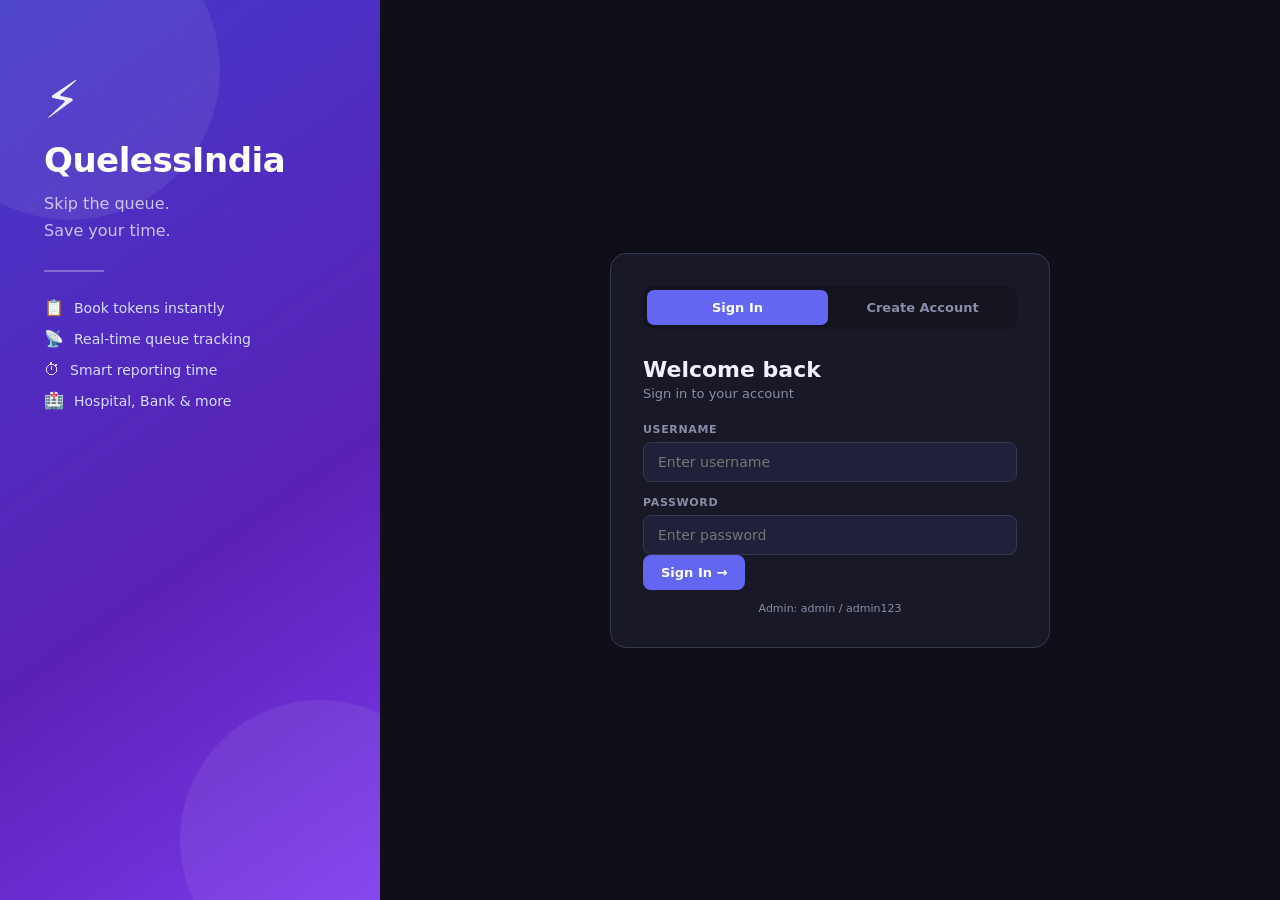
<file: index.html>
<!DOCTYPE html>
<html lang="en">
<head>
<meta charset="UTF-8"/>
<meta name="viewport" content="width=device-width, initial-scale=1.0"/>
<title>QuelessIndia — Login</title>
<link rel="stylesheet" href="style.css"/>
</head>
<body>
<div class="auth-wrap">
  <!-- Left Banner -->
  <div class="banner">
    <div class="banner-inner">
      <div class="logo">⚡</div>
      <h1>QuelessIndia</h1>
      <p class="tagline">Skip the queue.<br>Save your time.</p>
      <div class="divider"></div>
      <ul class="features">
        <li><span>📋</span> Book tokens instantly</li>
        <li><span>📡</span> Real-time queue tracking</li>
        <li><span>⏱</span> Smart reporting time</li>
        <li><span>🏥</span> Hospital, Bank &amp; more</li>
      </ul>
    </div>
    <div class="banner-circle c1"></div>
    <div class="banner-circle c2"></div>
  </div>

  <!-- Auth Card -->
  <div class="auth-side">
    <div class="auth-card">
      <!-- Tab Switcher -->
      <div class="tab-bar">
        <button class="tab-btn active" id="tab-login" onclick="switchTab('login')">Sign In</button>
        <button class="tab-btn" id="tab-register" onclick="switchTab('register')">Create Account</button>
      </div>

      <!-- Login Form -->
      <div id="form-login" class="auth-form">
        <h2>Welcome back</h2>
        <p class="sub">Sign in to your account</p>
        <div id="login-error" class="error-msg hidden"></div>
        <label>USERNAME</label>
        <input type="text" id="login-user" placeholder="Enter username" autocomplete="username"/>
        <label>PASSWORD</label>
        <input type="password" id="login-pass" placeholder="Enter password" autocomplete="current-password"/>
        <button class="btn-primary" onclick="doLogin()">Sign In →</button>
        <p class="hint">Admin: admin / admin123</p>
      </div>

      <!-- Register Form -->
      <div id="form-register" class="auth-form hidden">
        <h2>Create account</h2>
        <p class="sub">Join QuelessIndia for free</p>
        <div id="reg-error" class="error-msg hidden"></div>
        <div class="row2">
          <div>
            <label>FULL NAME</label>
            <input type="text" id="reg-name" placeholder="Full name"/>
          </div>
          <div>
            <label>EMAIL</label>
            <input type="email" id="reg-email" placeholder="you@email.com"/>
          </div>
        </div>
        <label>USERNAME</label>
        <input type="text" id="reg-user" placeholder="Choose a username"/>
        <div class="row2">
          <div>
            <label>PASSWORD</label>
            <input type="password" id="reg-pass" placeholder="Password"/>
          </div>
          <div>
            <label>CONFIRM PASSWORD</label>
            <input type="password" id="reg-confirm" placeholder="Confirm"/>
          </div>
        </div>
        <button class="btn-success" onclick="doRegister()">Create Account →</button>
      </div>
    </div>
  </div>
</div>

<script>
function switchTab(tab) {
  document.getElementById('form-login').classList.toggle('hidden', tab !== 'login');
  document.getElementById('form-register').classList.toggle('hidden', tab !== 'register');
  document.getElementById('tab-login').classList.toggle('active', tab === 'login');
  document.getElementById('tab-register').classList.toggle('active', tab === 'register');
}

async function doLogin() {
  const u = document.getElementById('login-user').value.trim();
  const p = document.getElementById('login-pass').value;
  const err = document.getElementById('login-error');
  if (!u || !p) { showErr(err, 'Please fill all fields'); return; }
  const res = await fetch('/api/login', {
    method: 'POST', headers: {'Content-Type':'application/json'},
    body: JSON.stringify({username: u, password: p})
  });
  const data = await res.json();
  if (data.success) {
    localStorage.setItem('userId',   data.userId);
    localStorage.setItem('userName', data.fullName);
    localStorage.setItem('role',     data.role);
    window.location.href = data.role === 'ADMIN' ? 'admin.html' : 'dashboard.html';
  } else {
    showErr(err, data.message || 'Invalid credentials');
  }
}

async function doRegister() {
  const name    = document.getElementById('reg-name').value.trim();
  const email   = document.getElementById('reg-email').value.trim();
  const user    = document.getElementById('reg-user').value.trim();
  const pass    = document.getElementById('reg-pass').value;
  const confirm = document.getElementById('reg-confirm').value;
  const err     = document.getElementById('reg-error');
  if (!name || !user || !pass) { showErr(err, 'Please fill all required fields'); return; }
  if (pass !== confirm)        { showErr(err, 'Passwords do not match'); return; }
  const res = await fetch('/api/register', {
    method: 'POST', headers: {'Content-Type':'application/json'},
    body: JSON.stringify({fullName: name, email, username: user, password: pass})
  });
  const data = await res.json();
  if (data.success) {
    alert('Account created! Please sign in.');
    switchTab('login');
  } else {
    showErr(err, data.message || 'Registration failed');
  }
}

function showErr(el, msg) {
  el.textContent = msg;
  el.classList.remove('hidden');
  setTimeout(() => el.classList.add('hidden'), 4000);
}
</script>
</body>
</html>
</file>
<file: style.css>
/* ===================== RESET & BASE ===================== */
*, *::before, *::after { box-sizing: border-box; margin: 0; padding: 0; }

:root {
  --primary:       #6366f1;
  --primary-dark:  #4338ca;
  --primary-light: #a5b4fc;
  --success:       #34d399;
  --danger:        #f87171;
  --warning:       #fbbf24;
  --bg:            #0f0f19;
  --surface:       #181826;
  --surface2:      #20203a;
  --border:        #37374f;
  --text:          #f0f0ff;
  --muted:         #8c8caa;
  --font:          'Segoe UI', system-ui, sans-serif;
}

body {
  background: var(--bg);
  color: var(--text);
  font-family: var(--font);
  min-height: 100vh;
  -webkit-font-smoothing: antialiased;
}

a { color: var(--primary-light); text-decoration: none; }
a:hover { text-decoration: underline; }

/* ===================== SCROLLBAR ===================== */
::-webkit-scrollbar { width: 6px; }
::-webkit-scrollbar-track { background: var(--surface); }
::-webkit-scrollbar-thumb { background: var(--border); border-radius: 3px; }

/* ===================== AUTH PAGE ===================== */
.auth-wrap {
  display: flex;
  min-height: 100vh;
}

.banner {
  position: relative;
  width: 380px;
  flex-shrink: 0;
  background: linear-gradient(145deg, var(--primary-dark) 0%, #5b21b6 60%, #7c3aed 100%);
  overflow: hidden;
  padding: 70px 44px 44px;
  display: flex;
  flex-direction: column;
}
.banner-inner { position: relative; z-index: 2; }
.banner-circle {
  position: absolute; border-radius: 50%;
  background: rgba(255,255,255,0.07);
}
.banner-circle.c1 { width: 300px; height: 300px; top: -80px; left: -80px; }
.banner-circle.c2 { width: 280px; height: 280px; bottom: -80px; right: -80px; }

.banner .logo { font-size: 52px; margin-bottom: 10px; }
.banner h1 { font-size: 34px; color: #fff; font-weight: 800; letter-spacing: -0.5px; }
.tagline { color: rgba(255,255,255,0.7); font-size: 16px; line-height: 1.7; margin-top: 10px; }
.divider { width: 60px; height: 2px; background: rgba(255,255,255,0.3); margin: 26px 0; }
.features { list-style: none; display: flex; flex-direction: column; gap: 12px; }
.features li { color: #d4dbff; font-size: 14px; display: flex; align-items: center; gap: 10px; }
.features li span { font-size: 16px; }

.auth-side {
  flex: 1;
  display: flex;
  align-items: center;
  justify-content: center;
  padding: 40px;
}

.auth-card {
  background: var(--surface);
  border: 1px solid var(--border);
  border-radius: 16px;
  padding: 32px;
  width: 100%;
  max-width: 440px;
}

.tab-bar {
  display: grid;
  grid-template-columns: 1fr 1fr;
  gap: 4px;
  background: #14141f;
  border-radius: 10px;
  padding: 4px;
  margin-bottom: 28px;
}
.tab-btn {
  padding: 10px;
  border: none;
  border-radius: 7px;
  cursor: pointer;
  font-size: 13px;
  font-weight: 700;
  font-family: var(--font);
  transition: background 0.2s, color 0.2s;
  background: transparent;
  color: var(--muted);
}
.tab-btn.active {
  background: var(--primary);
  color: #fff;
}

.auth-form h2 { font-size: 22px; font-weight: 800; color: var(--text); }
.auth-form .sub { color: var(--muted); font-size: 13px; margin-top: 4px; margin-bottom: 22px; }

/* ===================== FORMS ===================== */
label {
  display: block;
  font-size: 11px;
  font-weight: 700;
  color: var(--muted);
  letter-spacing: 0.06em;
  margin-bottom: 6px;
  margin-top: 14px;
}
input, select, textarea {
  width: 100%;
  background: var(--surface2);
  border: 1px solid var(--border);
  border-radius: 8px;
  color: var(--text);
  font-family: var(--font);
  font-size: 14px;
  padding: 11px 14px;
  outline: none;
  transition: border-color 0.2s, box-shadow 0.2s;
}
input:focus, select:focus, textarea:focus {
  border-color: var(--primary);
  box-shadow: 0 0 0 3px rgba(99,102,241,0.18);
}
select option { background: var(--surface2); }
textarea { resize: vertical; min-height: 80px; }

.row2 { display: grid; grid-template-columns: 1fr 1fr; gap: 12px; }

/* ===================== BUTTONS ===================== */
.btn-primary, .btn-success, .btn-danger, .btn-warning, .btn-ghost {
  display: inline-flex; align-items: center; gap: 6px;
  border: none; border-radius: 8px; cursor: pointer;
  font-family: var(--font); font-weight: 700; font-size: 13px;
  padding: 10px 18px; transition: opacity 0.15s, transform 0.1s;
  white-space: nowrap;
}
.btn-primary, .btn-success, .btn-danger, .btn-warning {
  color: #fff;
}
.btn-primary  { background: var(--primary); }
.btn-success  { background: var(--success); color: #0f2418; }
.btn-danger   { background: var(--danger); }
.btn-warning  { background: var(--warning); color: #1a1000; }
.btn-ghost    { background: var(--surface2); border: 1px solid var(--border); color: var(--text); }

.btn-primary:hover, .btn-success:hover,
.btn-danger:hover, .btn-warning:hover, .btn-ghost:hover { opacity: 0.85; transform: translateY(-1px); }
.btn-primary:active { transform: translateY(0); }

.btn-primary.full, .btn-success.full { width: 100%; justify-content: center; margin-top: 22px; font-size: 14px; padding: 13px; }

/* ===================== MESSAGES ===================== */
.error-msg {
  background: rgba(248,113,113,0.12);
  border: 1px solid rgba(248,113,113,0.4);
  color: var(--danger);
  border-radius: 7px;
  padding: 10px 14px;
  font-size: 13px;
  margin-bottom: 12px;
}
.success-msg {
  background: rgba(52,211,153,0.12);
  border: 1px solid rgba(52,211,153,0.3);
  color: var(--success);
  border-radius: 7px;
  padding: 10px 14px;
  font-size: 13px;
  margin-bottom: 12px;
}
.hidden { display: none !important; }
.hint { color: var(--muted); font-size: 11px; margin-top: 12px; text-align: center; }

/* ===================== TOPBAR ===================== */
.topbar {
  background: var(--surface);
  border-bottom: 1px solid var(--border);
  display: flex;
  align-items: center;
  justify-content: space-between;
  padding: 0 28px;
  height: 62px;
  position: sticky; top: 0; z-index: 100;
}
.topbar-brand { display: flex; align-items: center; gap: 10px; }
.topbar-brand span:first-child { font-size: 22px; }
.topbar-brand .brand-name { font-size: 18px; font-weight: 800; color: var(--primary-light); }
.topbar-right { display: flex; align-items: center; gap: 14px; }
.topbar-user { color: var(--muted); font-size: 13px; }

/* ===================== PAGE LAYOUT ===================== */
.page { max-width: 1200px; margin: 0 auto; padding: 28px 24px; }
.page-header { display: flex; align-items: center; justify-content: space-between; margin-bottom: 24px; flex-wrap: gap; }
.page-title { font-size: 24px; font-weight: 800; }
.page-actions { display: flex; gap: 10px; flex-wrap: wrap; }

/* ===================== CARDS ===================== */
.card {
  background: var(--surface);
  border: 1px solid var(--border);
  border-radius: 12px;
  padding: 22px;
  margin-bottom: 20px;
}
.card-title { font-size: 15px; font-weight: 700; color: var(--text); margin-bottom: 16px; }

/* ===================== STAT CARDS ===================== */
.stats-row { display: grid; grid-template-columns: repeat(auto-fit, minmax(160px, 1fr)); gap: 14px; margin-bottom: 22px; }
.stat-card {
  background: var(--surface);
  border: 1px solid var(--border);
  border-radius: 12px;
  padding: 18px 20px;
}
.stat-card .stat-label { font-size: 11px; font-weight: 700; color: var(--muted); letter-spacing: 0.05em; text-transform: uppercase; }
.stat-card .stat-value { font-size: 30px; font-weight: 800; margin-top: 6px; }
.stat-card .stat-value.indigo { color: var(--primary-light); }
.stat-card .stat-value.green  { color: var(--success); }
.stat-card .stat-value.red    { color: var(--danger); }
.stat-card .stat-value.yellow { color: var(--warning); }

/* ===================== TABLE ===================== */
.table-wrap { overflow-x: auto; border-radius: 10px; border: 1px solid var(--border); }
table { width: 100%; border-collapse: collapse; font-size: 13px; }
thead th {
  background: var(--surface2);
  color: var(--muted);
  font-size: 11px;
  font-weight: 700;
  letter-spacing: 0.06em;
  text-transform: uppercase;
  padding: 12px 16px;
  text-align: left;
  border-bottom: 1px solid var(--border);
}
tbody tr { border-bottom: 1px solid var(--border); transition: background 0.15s; }
tbody tr:last-child { border-bottom: none; }
tbody tr:hover { background: rgba(99,102,241,0.06); }
tbody td { padding: 12px 16px; color: var(--text); vertical-align: middle; }

/* ===================== BADGES ===================== */
.badge {
  display: inline-block; padding: 3px 10px; border-radius: 20px;
  font-size: 11px; font-weight: 700; letter-spacing: 0.03em;
}
.badge-waiting   { background: rgba(251,191,36,0.15);  color: var(--warning); }
.badge-serving   { background: rgba(99,102,241,0.15);  color: var(--primary-light); }
.badge-completed { background: rgba(52,211,153,0.15);  color: var(--success); }
.badge-cancelled { background: rgba(248,113,113,0.15); color: var(--danger); }
.badge-admin     { background: rgba(236,72,153,0.15);  color: #f9a8d4; }
.badge-user      { background: rgba(99,102,241,0.12);  color: var(--primary-light); }

/* ===================== TABS (admin) ===================== */
.admin-tabs { display: flex; gap: 0; border-bottom: 2px solid var(--border); margin-bottom: 24px; }
.admin-tab {
  padding: 12px 22px; font-size: 13px; font-weight: 700; font-family: var(--font);
  background: none; border: none; color: var(--muted); cursor: pointer;
  border-bottom: 2px solid transparent; margin-bottom: -2px; transition: color 0.2s, border-color 0.2s;
}
.admin-tab.active { color: var(--primary-light); border-bottom-color: var(--primary); }
.tab-panel { display: none; }
.tab-panel.active { display: block; }

/* ===================== MODAL ===================== */
.modal-overlay {
  position: fixed; inset: 0; background: rgba(0,0,0,0.65);
  display: flex; align-items: center; justify-content: center;
  z-index: 1000; padding: 20px;
}
.modal {
  background: var(--surface);
  border: 1px solid var(--border);
  border-radius: 16px;
  padding: 32px;
  width: 100%; max-width: 500px;
  max-height: 90vh; overflow-y: auto;
}
.modal h3 { font-size: 20px; font-weight: 800; margin-bottom: 4px; }
.modal .sub { color: var(--muted); font-size: 13px; margin-bottom: 20px; }
.modal-actions { display: flex; gap: 10px; margin-top: 22px; justify-content: flex-end; }

/* ===================== QUEUE STATUS BAR ===================== */
.queue-bar {
  background: rgba(99,102,241,0.1);
  border: 1px solid rgba(99,102,241,0.25);
  border-radius: 10px;
  padding: 14px 20px;
  display: flex; gap: 28px; flex-wrap: wrap;
  margin-bottom: 20px;
  font-size: 13px;
}
.queue-bar .q-item .q-label { color: var(--muted); font-size: 11px; font-weight: 700; text-transform: uppercase; }
.queue-bar .q-item .q-value { color: var(--primary-light); font-size: 18px; font-weight: 800; margin-top: 2px; }

/* ===================== EMPTY STATE ===================== */
.empty-state { text-align: center; padding: 60px 20px; color: var(--muted); }
.empty-state .icon { font-size: 48px; margin-bottom: 12px; }
.empty-state p { font-size: 15px; }

/* ===================== TOAST ===================== */
#toast {
  position: fixed; bottom: 30px; right: 30px;
  background: var(--surface2); border: 1px solid var(--border);
  border-radius: 10px; padding: 14px 20px;
  font-size: 13px; color: var(--text);
  box-shadow: 0 8px 32px rgba(0,0,0,0.5);
  transform: translateY(80px); opacity: 0;
  transition: transform 0.3s, opacity 0.3s;
  z-index: 9999; max-width: 320px;
}
#toast.show { transform: translateY(0); opacity: 1; }
#toast.t-success { border-color: var(--success); color: var(--success); }
#toast.t-error   { border-color: var(--danger);  color: var(--danger); }

/* ===================== RESPONSIVE ===================== */
@media (max-width: 768px) {
  .auth-wrap { flex-direction: column; }
  .banner { width: 100%; padding: 36px 28px; }
  .banner-circle { display: none; }
  .auth-side { padding: 24px 16px; }
  .row2 { grid-template-columns: 1fr; }
  .topbar { padding: 0 16px; }
  .page { padding: 20px 14px; }
  .stats-row { grid-template-columns: repeat(2, 1fr); }
}
</file>
